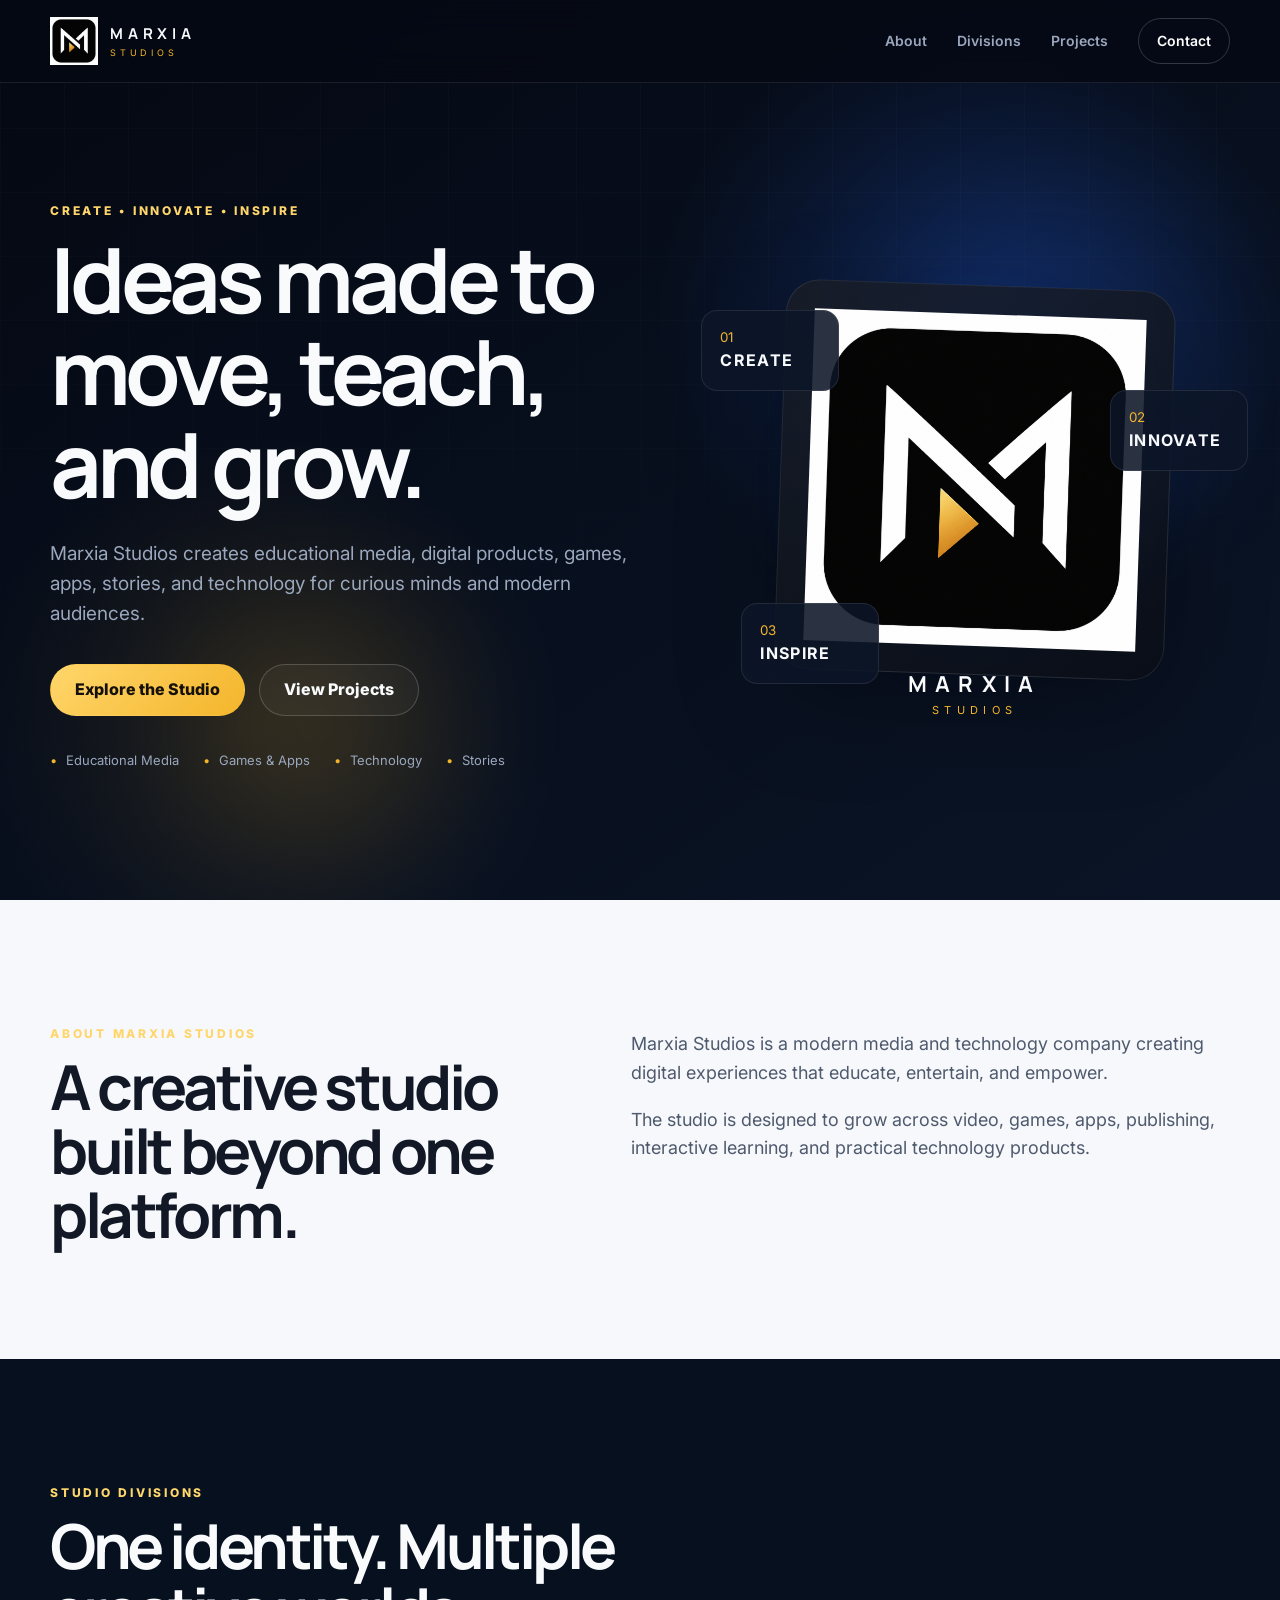
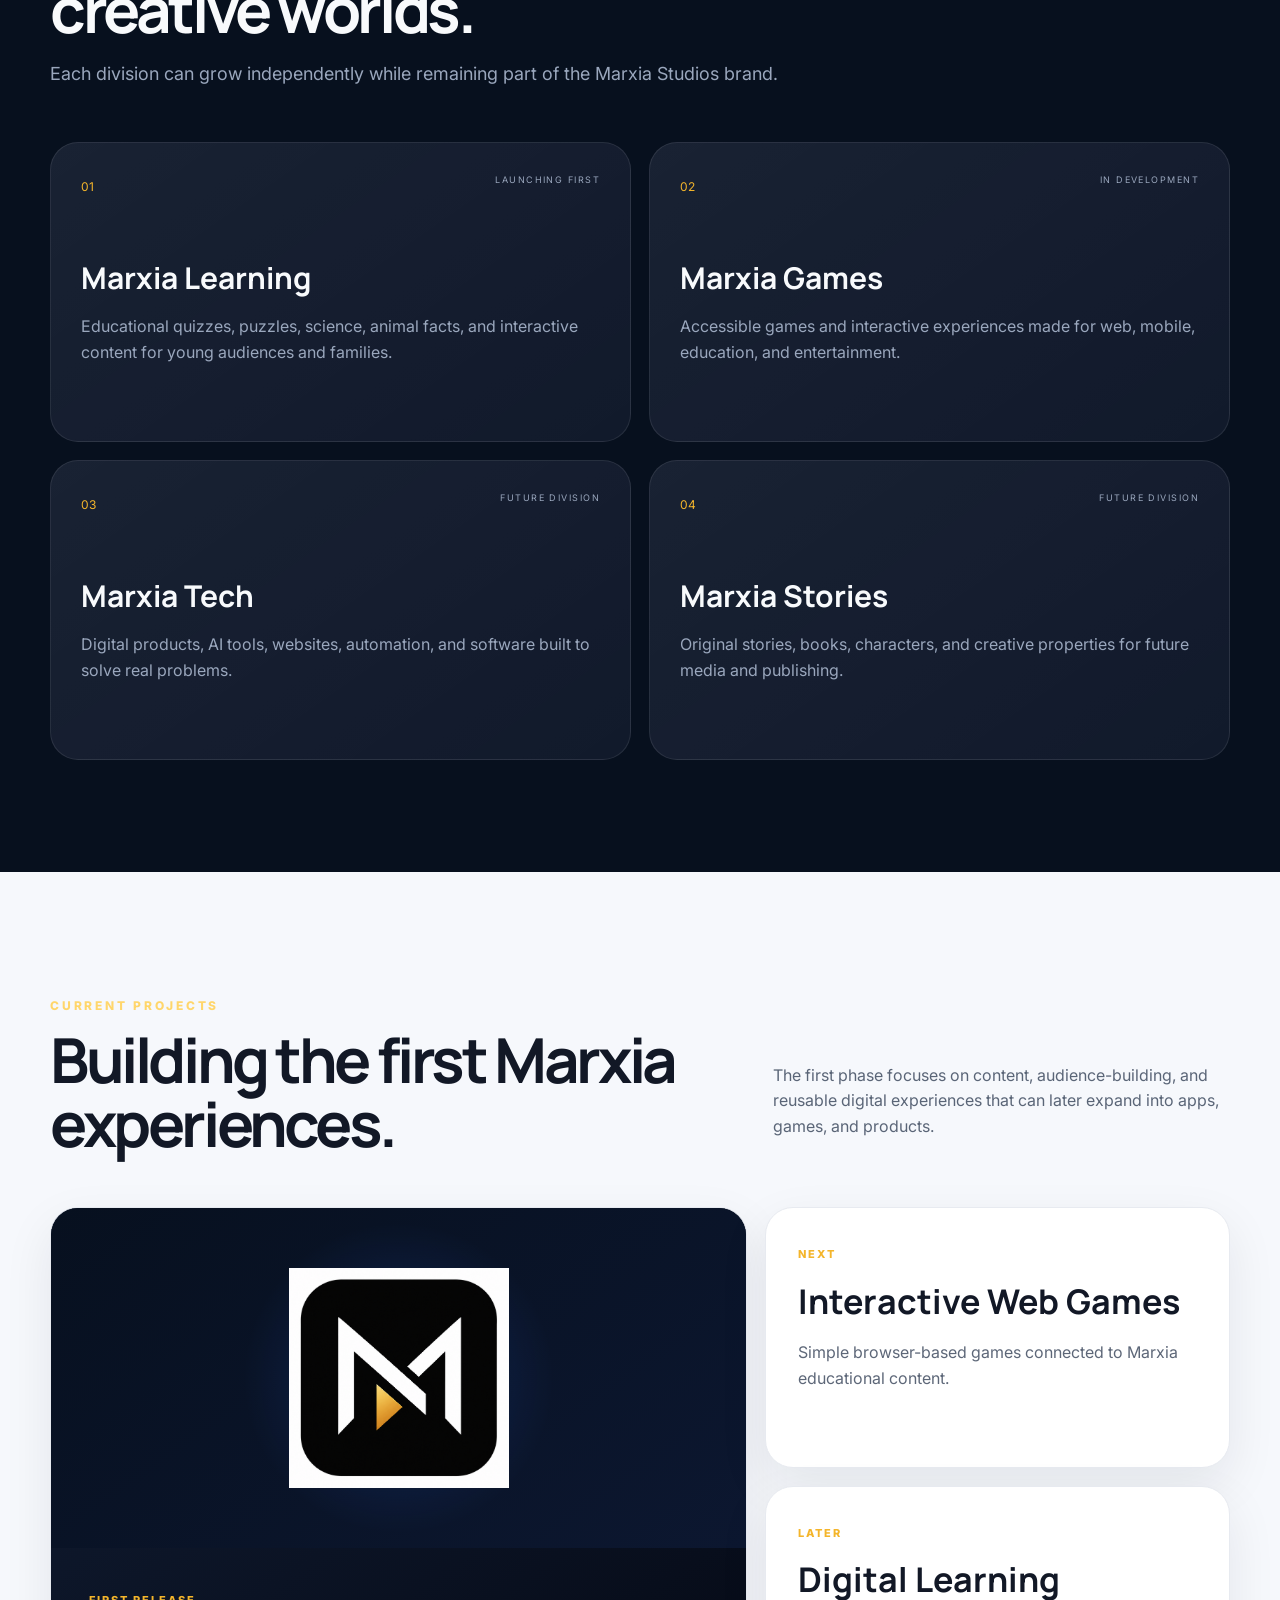
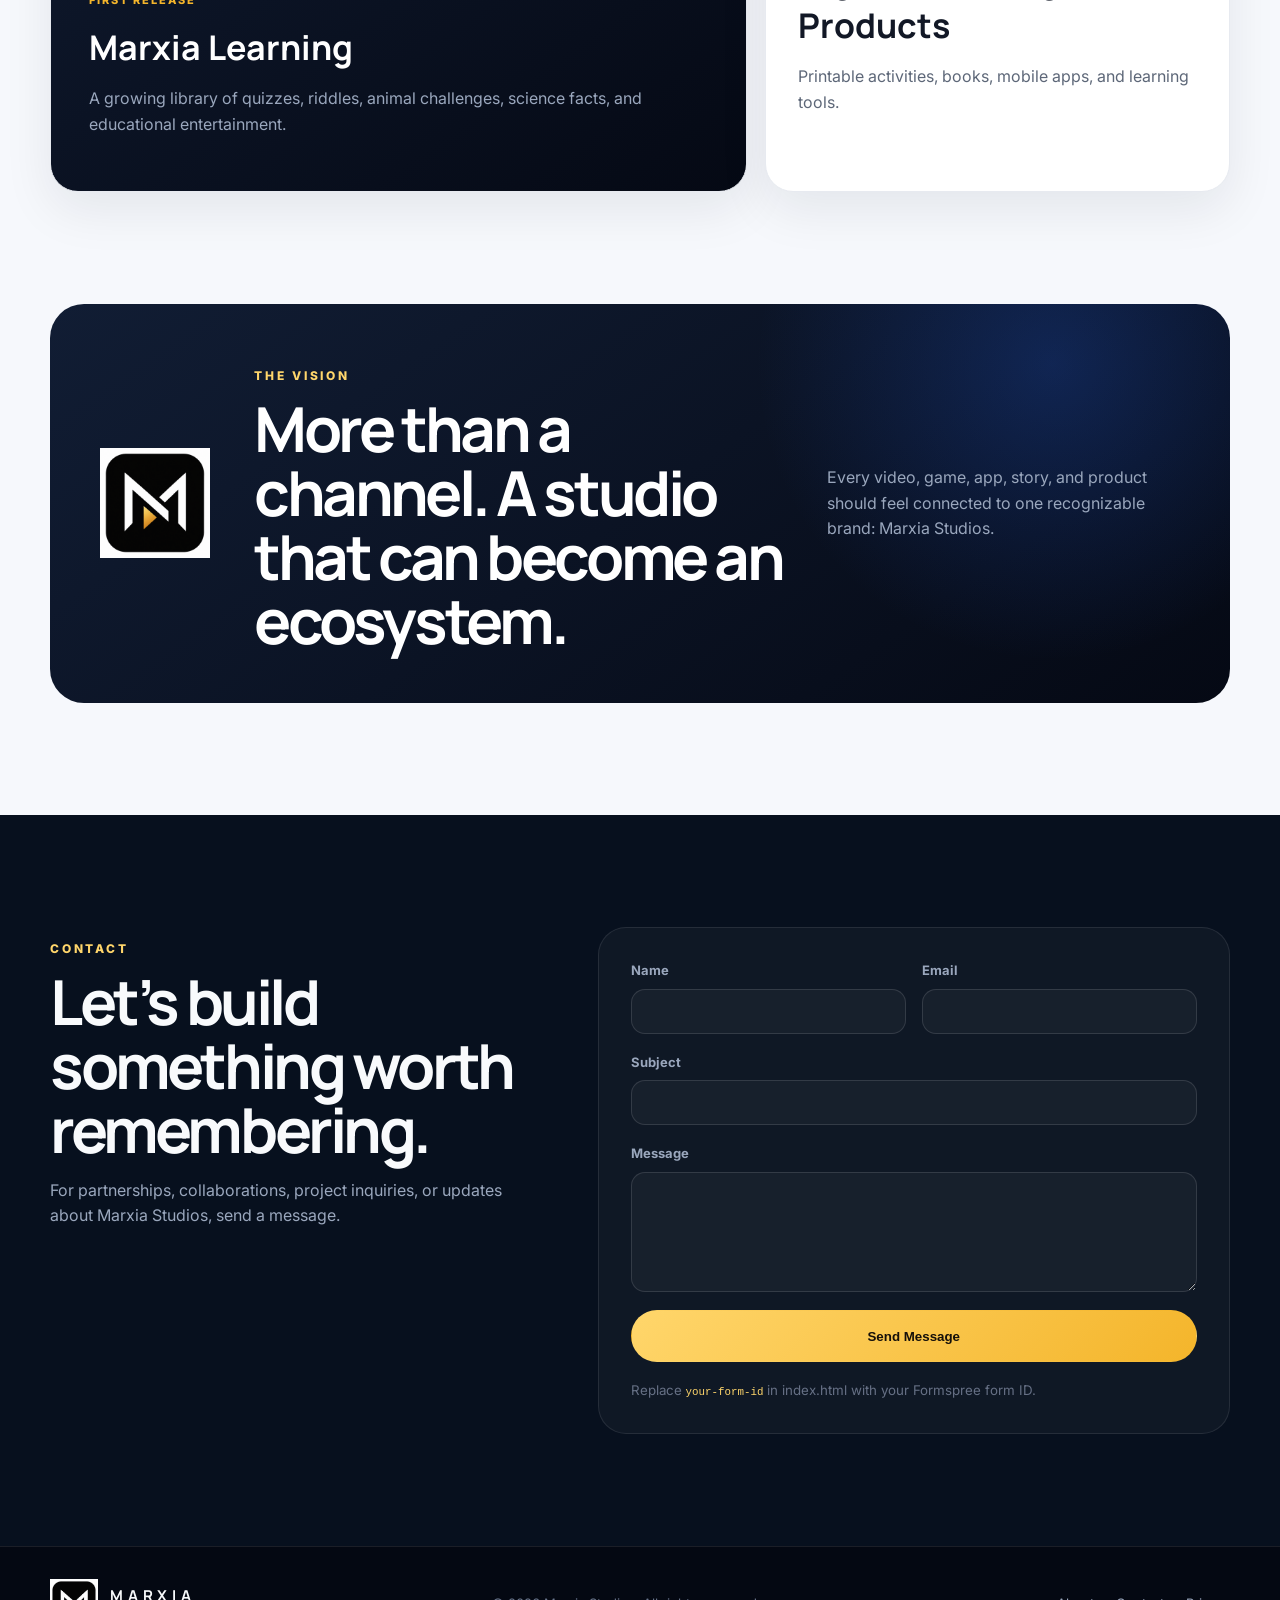
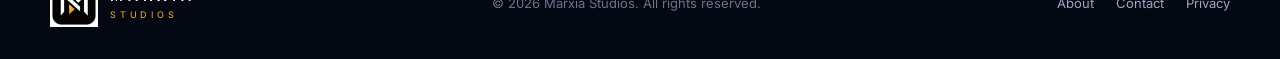
<file: index.html>
<!doctype html>
<html lang="en">
<head>
  <meta charset="utf-8">
  <meta name="viewport" content="width=device-width,initial-scale=1">
  <meta name="description" content="Marxia Studios creates educational media, games, apps, stories, and technology.">
  <meta name="theme-color" content="#050914">
  <title>Marxia Studios</title>
  <link rel="icon" type="image/png" sizes="32x32" href="assets/marxia-icon-32.png">
  <link rel="apple-touch-icon" href="assets/marxia-icon-192.png">
  <link rel="preconnect" href="https://fonts.googleapis.com">
  <link rel="preconnect" href="https://fonts.gstatic.com" crossorigin>
  <link href="https://fonts.googleapis.com/css2?family=Inter:wght@400;500;600;700&family=Manrope:wght@600;700;800&display=swap" rel="stylesheet">
  <link rel="stylesheet" href="styles.css">
</head>
<body>
<header>
  <div class="container nav">
    <a class="brand" href="#home">
      <img src="assets/marxia-icon.png" alt="Marxia Studios">
      <span><strong>MARXIA</strong><small>STUDIOS</small></span>
    </a>
    <button class="menu" aria-label="Open menu" aria-expanded="false"><i></i><i></i><i></i></button>
    <nav>
      <a href="#about">About</a>
      <a href="#divisions">Divisions</a>
      <a href="#projects">Projects</a>
      <a href="#contact" class="pill">Contact</a>
    </nav>
  </div>
</header>

<main>
<section class="hero" id="home">
  <div class="grid"></div>
  <div class="orb one"></div><div class="orb two"></div>
  <div class="container hero-layout">
    <div class="hero-copy">
      <p class="eyebrow">CREATE • INNOVATE • INSPIRE</p>
      <h1>Ideas made to move, teach, and grow.</h1>
      <p class="lead">Marxia Studios creates educational media, digital products, games, apps, stories, and technology for curious minds and modern audiences.</p>
      <div class="actions">
        <a class="btn primary" href="#divisions">Explore the Studio</a>
        <a class="btn secondary" href="#projects">View Projects</a>
      </div>
      <div class="meta">
        <span>Educational Media</span><span>Games & Apps</span><span>Technology</span><span>Stories</span>
      </div>
    </div>

    <div class="logo-stage">
      <div class="halo"></div>
      <div class="logo-card"><img src="assets/marxia-icon.png" alt="Marxia Studios icon"></div>
      <div class="wordmark"><strong>MARXIA</strong><span>STUDIOS</span></div>
      <div class="badge b1"><small>01</small><b>CREATE</b></div>
      <div class="badge b2"><small>02</small><b>INNOVATE</b></div>
      <div class="badge b3"><small>03</small><b>INSPIRE</b></div>
    </div>
  </div>
</section>

<section class="light section" id="about">
  <div class="container split">
    <div>
      <p class="label">ABOUT MARXIA STUDIOS</p>
      <h2>A creative studio built beyond one platform.</h2>
    </div>
    <div class="copy">
      <p>Marxia Studios is a modern media and technology company creating digital experiences that educate, entertain, and empower.</p>
      <p>The studio is designed to grow across video, games, apps, publishing, interactive learning, and practical technology products.</p>
    </div>
  </div>
</section>

<section class="dark section" id="divisions">
  <div class="container">
    <div class="heading">
      <p class="label">STUDIO DIVISIONS</p>
      <h2>One identity. Multiple creative worlds.</h2>
      <p>Each division can grow independently while remaining part of the Marxia Studios brand.</p>
    </div>
    <div class="cards">
      <article><span>01</span><em>LAUNCHING FIRST</em><h3>Marxia Learning</h3><p>Educational quizzes, puzzles, science, animal facts, and interactive content for young audiences and families.</p></article>
      <article><span>02</span><em>IN DEVELOPMENT</em><h3>Marxia Games</h3><p>Accessible games and interactive experiences made for web, mobile, education, and entertainment.</p></article>
      <article><span>03</span><em>FUTURE DIVISION</em><h3>Marxia Tech</h3><p>Digital products, AI tools, websites, automation, and software built to solve real problems.</p></article>
      <article><span>04</span><em>FUTURE DIVISION</em><h3>Marxia Stories</h3><p>Original stories, books, characters, and creative properties for future media and publishing.</p></article>
    </div>
  </div>
</section>

<section class="light section" id="projects">
  <div class="container">
    <div class="project-head">
      <div><p class="label">CURRENT PROJECTS</p><h2>Building the first Marxia experiences.</h2></div>
      <p>The first phase focuses on content, audience-building, and reusable digital experiences that can later expand into apps, games, and products.</p>
    </div>
    <div class="projects">
      <article class="featured">
        <div class="visual"><img src="assets/marxia-icon.png" alt=""></div>
        <div class="content"><span>FIRST RELEASE</span><h3>Marxia Learning</h3><p>A growing library of quizzes, riddles, animal challenges, science facts, and educational entertainment.</p></div>
      </article>
      <article><span>NEXT</span><h3>Interactive Web Games</h3><p>Simple browser-based games connected to Marxia educational content.</p></article>
      <article><span>LATER</span><h3>Digital Learning Products</h3><p>Printable activities, books, mobile apps, and learning tools.</p></article>
    </div>
  </div>
</section>

<section class="vision">
  <div class="container vision-box">
    <img src="assets/marxia-icon.png" alt="">
    <div><p class="label">THE VISION</p><h2>More than a channel. A studio that can become an ecosystem.</h2></div>
    <p>Every video, game, app, story, and product should feel connected to one recognizable brand: Marxia Studios.</p>
  </div>
</section>

<section class="dark section" id="contact">
  <div class="container contact">
    <div>
      <p class="label">CONTACT</p>
      <h2>Let’s build something worth remembering.</h2>
      <p class="muted">For partnerships, collaborations, project inquiries, or updates about Marxia Studios, send a message.</p>
    </div>
    <form action="https://formspree.io/f/your-form-id" method="post">
      <div class="row">
        <label>Name<input name="name" required></label>
        <label>Email<input type="email" name="email" required></label>
      </div>
      <label>Subject<input name="subject" required></label>
      <label>Message<textarea name="message" rows="6" required></textarea></label>
      <button class="btn primary" type="submit">Send Message</button>
      <small>Replace <code>your-form-id</code> in index.html with your Formspree form ID.</small>
    </form>
  </div>
</section>
</main>

<footer>
  <div class="container foot">
    <a class="brand" href="#home"><img src="assets/marxia-icon.png" alt=""><span><strong>MARXIA</strong><small>STUDIOS</small></span></a>
    <p>© <span id="year"></span> Marxia Studios. All rights reserved.</p>
    <div><a href="#about">About</a><a href="#contact">Contact</a><a href="privacy.html">Privacy</a></div>
  </div>
</footer>
<script src="script.js"></script>
</body>
</html>
</file>
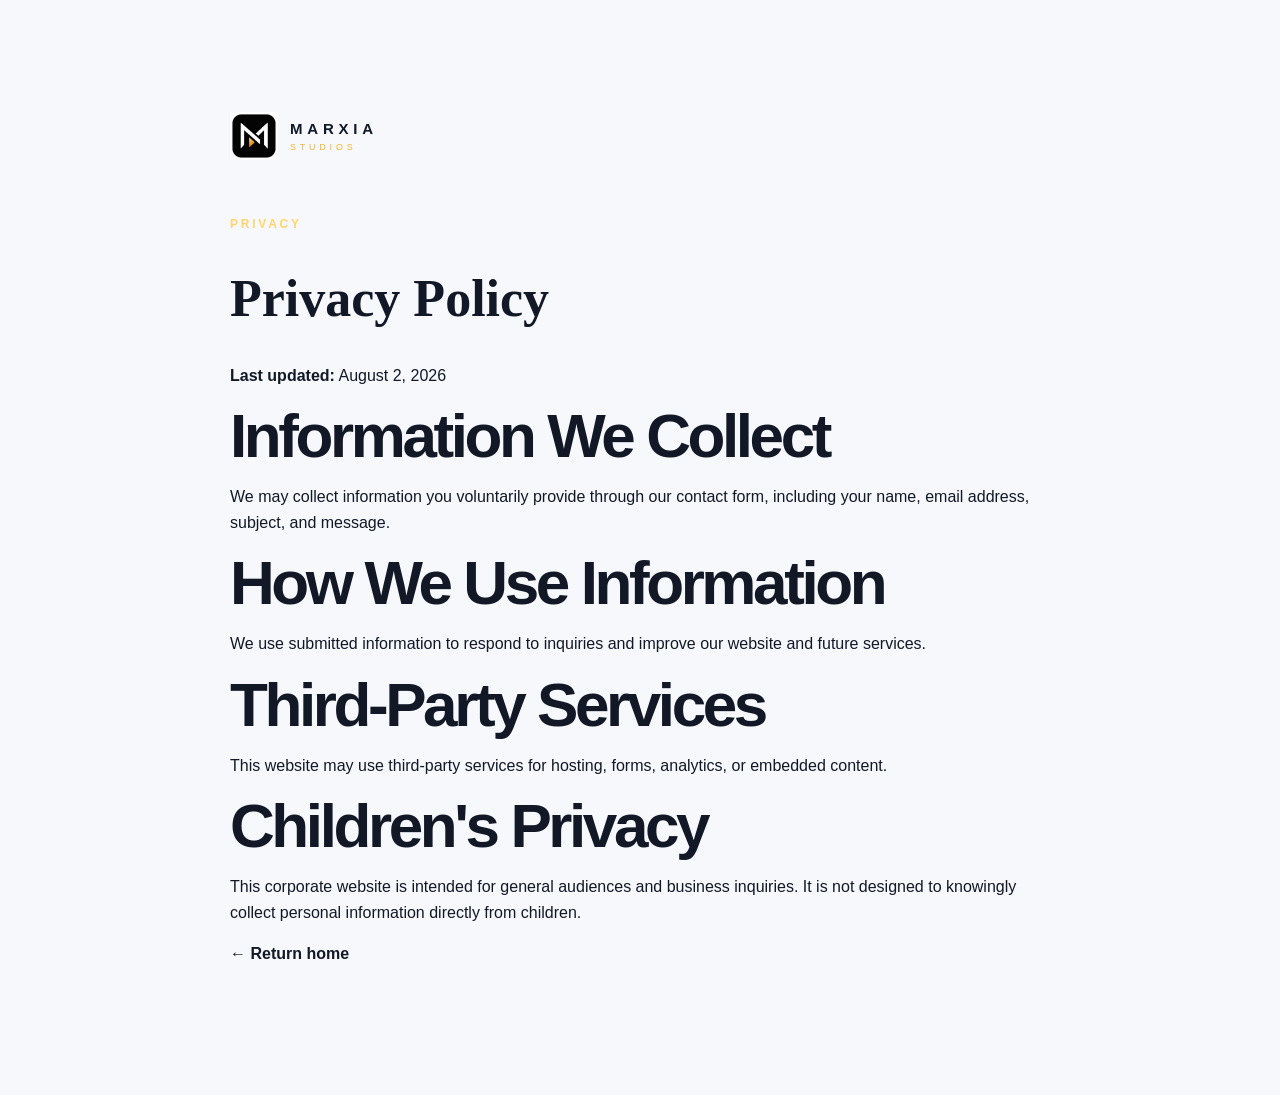
<file: privacy.html>
<!doctype html><html lang="en"><head><meta charset="utf-8"><meta name="viewport" content="width=device-width,initial-scale=1"><title>Privacy Policy | Marxia Studios</title><link rel="icon" href="assets/marxia-icon-32.png"><link rel="stylesheet" href="styles.css"></head><body><main class="light section" style="min-height:100vh"><div class="container" style="max-width:820px"><a class="brand" href="index.html"><img src="assets/marxia-icon.png" alt=""><span><strong style="color:#111827">MARXIA</strong><small>STUDIOS</small></span></a><p class="label" style="margin-top:55px">PRIVACY</p><h1 style="font:800 52px Manrope">Privacy Policy</h1><p><strong>Last updated:</strong> August 2, 2026</p><h2>Information We Collect</h2><p>We may collect information you voluntarily provide through our contact form, including your name, email address, subject, and message.</p><h2>How We Use Information</h2><p>We use submitted information to respond to inquiries and improve our website and future services.</p><h2>Third-Party Services</h2><p>This website may use third-party services for hosting, forms, analytics, or embedded content.</p><h2>Children's Privacy</h2><p>This corporate website is intended for general audiences and business inquiries. It is not designed to knowingly collect personal information directly from children.</p><p><a href="index.html"><strong>← Return home</strong></a></p></div></main></body></html>
</file>
<file: styles.css>
:root{--bg:#050914;--panel:#0d1628;--panel2:#111d34;--text:#f8fafc;--muted:#9aa7bd;--gold:#f4b52b;--gold2:#ffd66b;--light:#f6f8fc;--dark:#121826;--line:rgba(255,255,255,.09);--max:1180px}
*{box-sizing:border-box}html{scroll-behavior:smooth}body{margin:0;background:var(--bg);color:var(--text);font-family:Inter,sans-serif;line-height:1.6}a{text-decoration:none;color:inherit}img{display:block;max-width:100%}.container{width:min(calc(100% - 40px),var(--max));margin:auto}
header{position:fixed;inset:0 0 auto;z-index:50;background:rgba(5,9,20,.82);backdrop-filter:blur(18px);border-bottom:1px solid var(--line)}.nav{min-height:82px;display:flex;align-items:center;justify-content:space-between}.brand{display:flex;align-items:center;gap:12px}.brand img{width:48px;height:48px;object-fit:contain}.brand span{display:grid;line-height:1}.brand strong{font-family:Manrope,sans-serif;letter-spacing:.32em;font-size:15px}.brand small{color:var(--gold);letter-spacing:.42em;font-size:9px;margin-top:7px}nav{display:flex;align-items:center;gap:30px;color:var(--muted);font-weight:600;font-size:14px}.pill{padding:11px 18px;border:1px solid rgba(255,255,255,.18);border-radius:999px;color:white}.menu{display:none;background:none;border:0}.menu i{display:block;width:24px;height:2px;background:white;margin:5px}
.hero{position:relative;min-height:100vh;overflow:hidden;display:grid;align-items:center;padding:150px 0 90px;background:radial-gradient(circle at 76% 36%,rgba(37,99,235,.24),transparent 28%),radial-gradient(circle at 20% 80%,rgba(244,181,43,.09),transparent 23%),linear-gradient(145deg,#040812,#08101f 60%,#0b1426)}.grid{position:absolute;inset:0;background-image:linear-gradient(rgba(255,255,255,.025) 1px,transparent 1px),linear-gradient(90deg,rgba(255,255,255,.025) 1px,transparent 1px);background-size:64px 64px;mask-image:linear-gradient(to bottom,black,transparent 90%)}.orb{position:absolute;border-radius:50%;filter:blur(90px);opacity:.28}.one{width:260px;height:260px;background:#2563eb;right:8%;top:25%}.two{width:170px;height:170px;background:var(--gold);left:18%;bottom:10%}.hero-layout{position:relative;z-index:2;display:grid;grid-template-columns:1.08fr .92fr;gap:70px;align-items:center}.eyebrow,.label{color:var(--gold2);font-size:12px;font-weight:800;letter-spacing:.23em}.hero h1,.section h2,.vision h2{margin:0;font-family:Manrope,sans-serif;line-height:1.03;letter-spacing:-.055em}.hero h1{font-size:clamp(52px,7.2vw,90px)}.lead{max-width:660px;color:var(--muted);font-size:19px;margin:28px 0 34px}.actions{display:flex;flex-wrap:wrap;gap:14px}.btn{display:inline-flex;align-items:center;justify-content:center;min-height:52px;padding:0 24px;border:1px solid transparent;border-radius:999px;font-weight:800}.primary{color:#15100a;background:linear-gradient(135deg,var(--gold2),var(--gold))}.secondary{border-color:rgba(255,255,255,.18);background:rgba(255,255,255,.035)}.meta{display:flex;flex-wrap:wrap;gap:12px 24px;margin-top:34px;color:var(--muted);font-size:13px}.meta span:before{content:"•";color:var(--gold);margin-right:9px}
.logo-stage{position:relative;min-height:560px;display:grid;place-items:center}.halo{position:absolute;width:410px;height:410px;border-radius:50%;background:radial-gradient(circle,rgba(37,99,235,.28),transparent 68%);filter:blur(20px)}.logo-card{position:relative;z-index:2;width:min(78vw,390px);aspect-ratio:1;padding:28px;display:grid;place-items:center;border:1px solid var(--line);border-radius:34px;background:linear-gradient(145deg,rgba(255,255,255,.065),rgba(255,255,255,.015)),rgba(6,10,18,.78);box-shadow:0 30px 100px rgba(0,0,0,.32);transform:rotate(2deg)}.logo-card img{width:100%}.wordmark{position:absolute;z-index:3;bottom:44px;display:grid;text-align:center;line-height:1}.wordmark strong{font-family:Manrope,sans-serif;font-size:22px;letter-spacing:.38em}.wordmark span{margin-top:10px;color:var(--gold);font-size:11px;letter-spacing:.48em}.badge{position:absolute;z-index:4;min-width:138px;padding:16px 18px;border:1px solid var(--line);border-radius:16px;background:rgba(13,22,40,.88)}.badge small{display:block;color:var(--gold)}.badge b{letter-spacing:.08em}.b1{left:-18px;top:110px}.b2{right:-18px;top:190px}.b3{left:22px;bottom:76px}
.section{padding:112px 0}.light{background:var(--light);color:var(--dark)}.dark{background:#07101e}.split{display:grid;grid-template-columns:.9fr 1.1fr;gap:90px}.section h2,.vision h2{font-size:clamp(40px,5vw,62px)}.copy{color:#4f5a6d;font-size:18px}.heading{max-width:760px;margin-bottom:54px}.heading>p:last-child{color:var(--muted);font-size:18px}.cards{display:grid;grid-template-columns:repeat(2,1fr);gap:18px}.cards article{position:relative;min-height:300px;padding:30px;border:1px solid var(--line);border-radius:28px;background:linear-gradient(145deg,rgba(255,255,255,.05),rgba(255,255,255,.015)),var(--panel)}.cards span{color:var(--gold);font-size:12px}.cards em{float:right;color:var(--muted);font-size:9px;font-style:normal;letter-spacing:.16em}.cards h3{margin:58px 0 12px;font:700 30px Manrope}.cards p{color:var(--muted)}
.project-head{display:grid;grid-template-columns:1fr .7fr;gap:70px;align-items:end;margin-bottom:52px}.project-head>p{color:#5a6577}.projects{display:grid;grid-template-columns:1.2fr .8fr;gap:18px}.projects article{padding:32px;border:1px solid #e7eaf0;border-radius:28px;background:white;box-shadow:0 18px 50px rgba(17,24,39,.08)}.featured{grid-row:span 2!important;padding:0!important;overflow:hidden;background:linear-gradient(145deg,var(--panel2),var(--bg))!important;color:white!important}.visual{min-height:340px;display:grid;place-items:center;background:radial-gradient(circle,rgba(37,99,235,.24),transparent 40%),linear-gradient(145deg,#07101f,#0c1730)}.visual img{width:220px}.content{padding:38px}.projects span{color:var(--gold);font-size:11px;font-weight:800;letter-spacing:.18em}.projects h3{font:700 34px Manrope;margin:12px 0}.projects p{color:#5d6778}.featured p{color:var(--muted)}
.vision{padding:0 0 112px;background:var(--light);color:var(--dark)}.vision-box{display:grid;grid-template-columns:auto 1.2fr .8fr;gap:44px;align-items:center;padding:50px;border-radius:34px;color:white;background:radial-gradient(circle at 85% 15%,rgba(37,99,235,.25),transparent 28%),linear-gradient(145deg,var(--panel2),var(--bg))}.vision-box img{width:110px}.vision-box>p{color:var(--muted)}
.contact{display:grid;grid-template-columns:.85fr 1.15fr;gap:80px}.muted{color:var(--muted)}form{display:grid;gap:18px;padding:32px;border:1px solid var(--line);border-radius:28px;background:rgba(255,255,255,.035)}.row{display:grid;grid-template-columns:1fr 1fr;gap:16px}label{display:grid;gap:8px;color:var(--muted);font-size:13px;font-weight:700}input,textarea{width:100%;padding:14px 16px;color:white;background:rgba(255,255,255,.035);border:1px solid rgba(255,255,255,.12);border-radius:14px;outline:none}input:focus,textarea:focus{border-color:var(--gold)}form small{color:#667085}code{color:var(--gold2)}
footer{padding:32px 0;background:#040812;border-top:1px solid var(--line)}.foot{display:flex;align-items:center;justify-content:space-between;gap:28px}.foot>p{color:#69758b;font-size:13px}.foot>div{display:flex;gap:22px;color:var(--muted);font-size:13px}
@media(max-width:960px){nav{display:none;position:absolute;top:82px;left:20px;right:20px;padding:24px;flex-direction:column;align-items:stretch;border:1px solid var(--line);border-radius:18px;background:#07101e}nav.open{display:flex}.menu{display:block}.hero-layout,.split,.contact,.project-head,.vision-box{grid-template-columns:1fr}.projects{grid-template-columns:1fr}.featured{grid-row:auto!important}}
@media(max-width:700px){.container{width:min(calc(100% - 26px),var(--max))}.hero{padding-top:130px}.hero h1{font-size:50px}.hero-layout{gap:30px}.logo-stage{min-height:420px}.logo-card{width:310px}.badge{min-width:112px;padding:12px 14px}.b1{left:-4px;top:72px}.b2{right:-4px;top:138px}.b3{left:8px;bottom:52px}.cards{grid-template-columns:1fr}.section{padding:84px 0}.row{grid-template-columns:1fr}.foot{flex-direction:column;text-align:center}}
</file>
